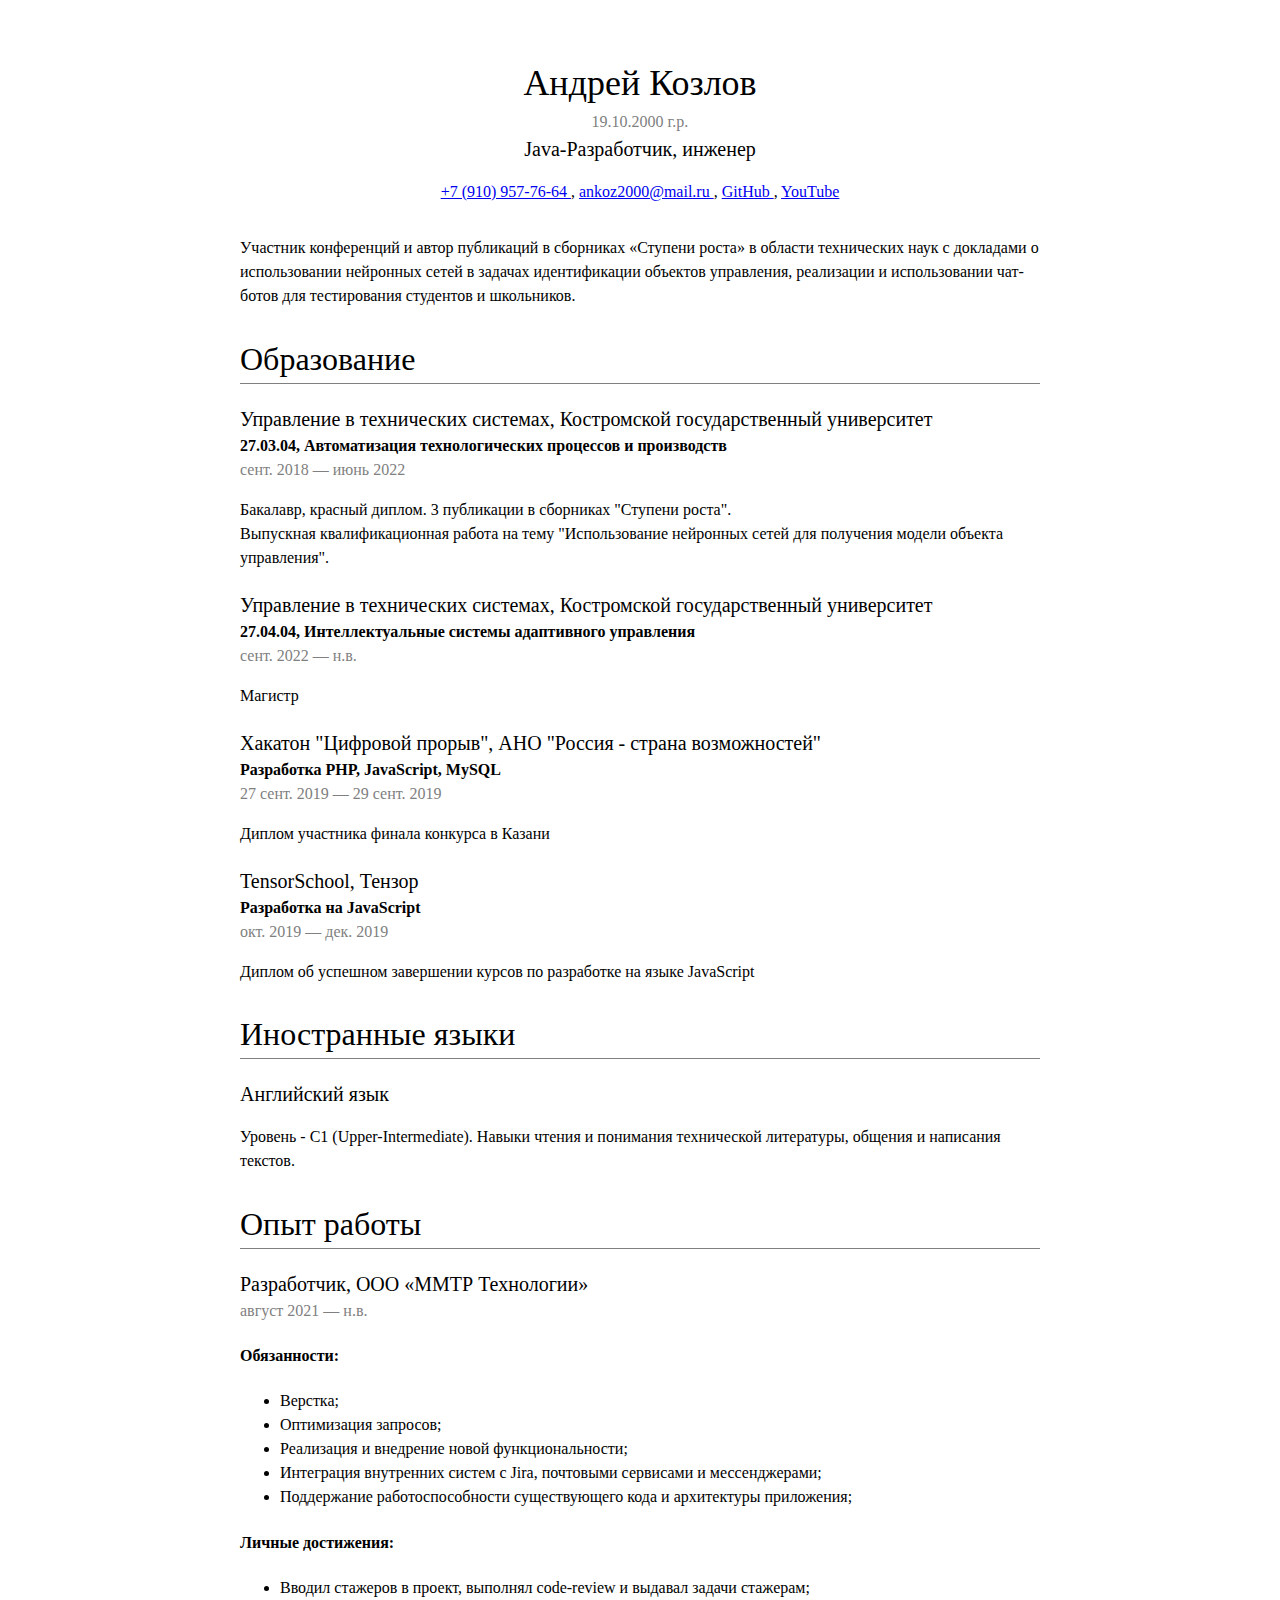
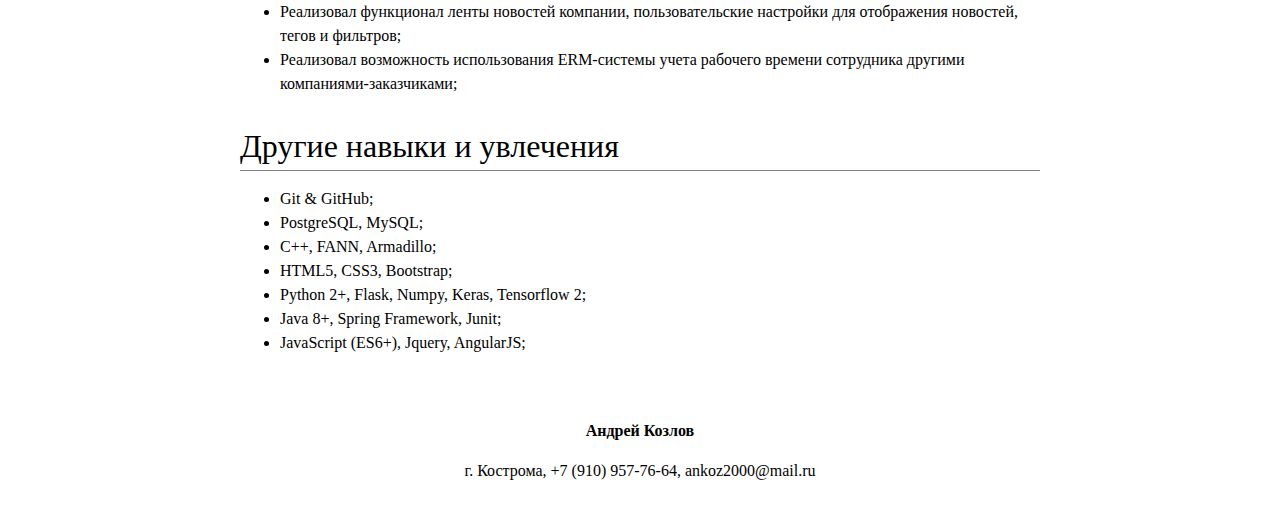
<file: index.html>
<!DOCTYPE html>
<html>
<head>
    <meta charset="UTF-8">
    <link href="style.css" rel="stylesheet" type="text/css">
    <title>Резюме</title>   
</head>
<body>
    <div id="header">
        <h1>Андрей Козлов</h1>
        <p style="color: gray; margin-top: 0px; margin-bottom: 0px;">19.10.2000 г.р.</p>
        <h3 style="margin-top: 0px;">Java-Разработчик, инженер</h3>
        <p>
            <a href="tel:+79109577664">+7 (910) 957-76-64 </a>,
            <a href="mailto:ankoz2000@mail.ru">ankoz2000@mail.ru  </a>,
            <a href="https://github.com/ankoz2000">GitHub  </a>,
            <a href="https://www.youtube.com/@devinside3304">YouTube </a> 
        </p>
    </div>
    <div id="main">
        <p> Участник конференций и автор публикаций в сборниках
            «Ступени роста» в области технических наук с докладами о использовании нейронных
            сетей в задачах идентификации объектов управления, реализации и использовании чат-ботов для тестирования
            студентов и школьников.</p>
        <section>
            <h2>Образование</h2>
            <h3>Управление в технических системах, Костромской государственный университет</h3>
            <h4 style="margin-top: 0px; margin-bottom: 0px;">27.03.04, Автоматизация технологических процессов и производств</h4>
            <p style="color: gray; margin-top: 0px;">сент. 2018 — июнь 2022</p>
            <p style="margin-bottom: 0px;">Бакалавр, красный диплом. 3 публикации в сборниках "Ступени роста".</p>
            <p style="margin-top: 0px;">Выпускная квалификационная работа на тему "Использование нейронных сетей для получения модели объекта управления".</p>
            <h3>Управление в технических системах, Костромской государственный университет</h3>
            <h4 style="margin-top: 0px; margin-bottom: 0px;">27.04.04, Интеллектуальные системы адаптивного управления</h4>
            <p style="color: gray; margin-top: 0px;">сент. 2022 — н.в.</p>
            <p>Магистр</p>
            <h3>Хакатон "Цифровой прорыв", АНО "Россия - страна возможностей"</h3>
            <h4 style="margin-top: 0px; margin-bottom: 0px;">Разработка PHP, JavaScript, MySQL</h4>
            <p style="color: gray; margin-top: 0px;">27 сент. 2019 — 29 сент. 2019</p>
            <p>Диплом участника финала конкурса в Казани</p>
            <h3>TensorSchool, Тензор</h3>
            <h4 style="margin-top: 0px; margin-bottom: 0px;">Разработка на JavaScript</h4>
            <p style="color: gray; margin-top: 0px;">окт. 2019 — дек. 2019</p>
            <p>Диплом об успешном завершении курсов по разработке на языке JavaScript</p>
        </section>
        <section>
            <h2>Иностранные языки</h2>
            <h3>Английский язык</h3>
            <p style="margin-bottom: 0px;">Уровень - C1 (Upper-Intermediate). Навыки чтения и понимания технической
                литературы, общения и написания текстов.</p>
        </section>
        <section>
            <h2>Опыт работы</h2>
            <h3>Разработчик, ООО «ММТР Технологии»</h3>
            <p style="color: gray; margin-top: 0px;">август 2021 — н.в.</p>
            <h4>Обязанности:</h4>
            <ul>
                <li>Верстка;</li>
                <li>Оптимизация запросов;</li>
                <li>Реализация и внедрение новой функциональности;</li>
                <li>Интеграция внутренних систем с Jira, почтовыми сервисами и мессенджерами;</li>
                <li>Поддержание работоспособности существующего кода и архитектуры приложения;</li>
            </ul>
            <h4>Личные достижения:</h4>
            <ul>
                <li>Вводил стажеров в проект, выполнял code-review и выдавал задачи стажерам;</li>
                <li>Реализовал функционал ленты новостей компании, пользовательские настройки для
                    отображения новостей, тегов и фильтров;</li>
                <li>Реализовал возможность использования ERM-системы учета рабочего времени
                    сотрудника другими компаниями-заказчиками;</li>
            </ul>
        </section>
        <section>
            <h2>Другие навыки и увлечения</h2>
            <ul>
                <li>Git & GitHub;</li>
                <li>PostgreSQL, MySQL;</li>
                <li>C++, FANN, Armadillo;</li>
                <li>HTML5, CSS3, Bootstrap;</li>
                <li>Python 2+, Flask, Numpy, Keras, Tensorflow 2;</li>
                <li>Java 8+, Spring Framework, Junit;</li>
                <li>JavaScript (ES6+), Jquery, AngularJS;</li>
            </ul>
        </section>
    </div>
    <div id="footer"> 
        <p><strong>Андрей Козлов</strong></p>
        <p>г. Кострома, +7 (910) 957-76-64, ankoz2000@mail.ru</p>
    </div>
</body>

</html>
</file>
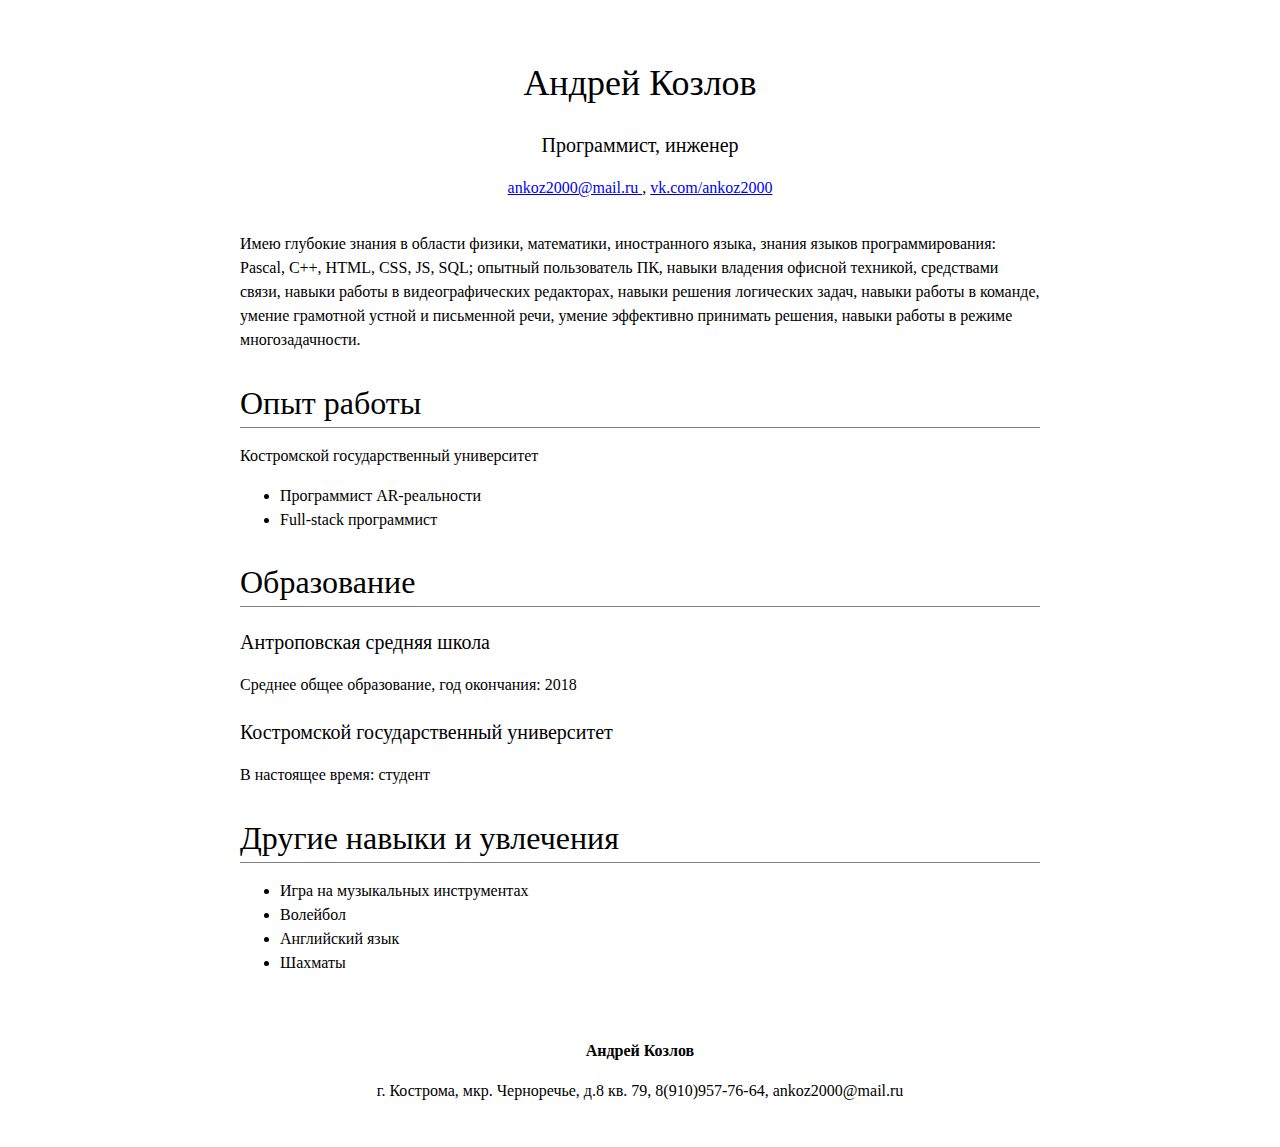
<file: resume.html>
<!DOCTYPE html>
<html>
<head>
    <meta charset="UTF-8">
    <link href="style.css" rel="stylesheet" type="text/css">
    <title>Резюме</title>   
</head>
<body>
    <div id="header">
        <h1>Андрей Козлов</h1>
        <h3>Программист, инженер</h3>
        <p>
            <a href="mailto:ankoz2000@mail.ru">ankoz2000@mail.ru  </a>,
            <a href="https://vk.com/ankoz2000">vk.com/ankoz2000</a>
        </p>
    </div>
    <div id="main">
        <p> Имею глубокие знания в области физики, математики, иностранного языка, знания языков программирования: Pascal, C++, HTML, CSS, JS, SQL; опытный пользователь ПК, навыки владения офисной техникой, средствами связи, навыки работы в видеографических редакторах, навыки решения логических задач, навыки работы в команде, умение грамотной устной и письменной речи, умение эффективно принимать решения, навыки работы в режиме многозадачности.</p>
        <section> 
            <h2>Опыт работы</h2>
            <p>Костромской государственный университет</p>
            <ul> 
                <li>Программист AR-реальности</li>
                <li>Full-stack программист</li>
            </ul>
        </section>
        <section> 
            <h2>Образование</h2>
            <h3>Антроповская средняя школа</h3>
            <p>Среднее общее образование, год окончания: 2018</p>
            <h3>Костромской государственный университет</h3>
            <p>В настоящее время: студент</p>
        </section>
        <section> 
            <h2>Другие навыки и увлечения</h2>
            <ul> 
                <li>Игра на музыкальных инструментах</li>
                <li>Волейбол</li>
                <li>Английский язык</li>
                <li>Шахматы</li>
            </ul>
        </section>
    </div>
    <div id="footer"> 
        <p><strong>Андрей Козлов</strong></p>
        <p>г. Кострома, мкр. Черноречье, д.8 кв. 79, 8(910)957-76-64, ankoz2000@mail.ru</p>
    </div>
</body>

</html>
</file>
<file: style.css>
body {
  font-family: Georgia;
  font-size: 16px;
  margin: 0 auto;   /* center content */
  max-width: 800px; /* limit width */
  line-height: 1.5;
  padding-top: 32px;
  padding-bottom: 32px;
}

p{
    margin-bottom: 12px;
}
h1, h2, h3{
    font-weight: 400;
}
h1{
    font-size: 36px;
    margin-bottom: 0;
}
h2{
    font-size: 32px;
    border-bottom-width: 1px;
    border-bottom-color: grey;
    border-bottom-style: solid;;
    margin-bottom: 8px;
}
h3{
    font-size: 20px;
    margin-bottom: 0;
}
#header{
    margin-bottom: 32px;
    text-align: center;
}
#main{
    border-bottom-width: 1px;
    border-bottom-color: grey;
}
#footer{
    margin-top: 64px;
    text-align: center;
}
</file>
